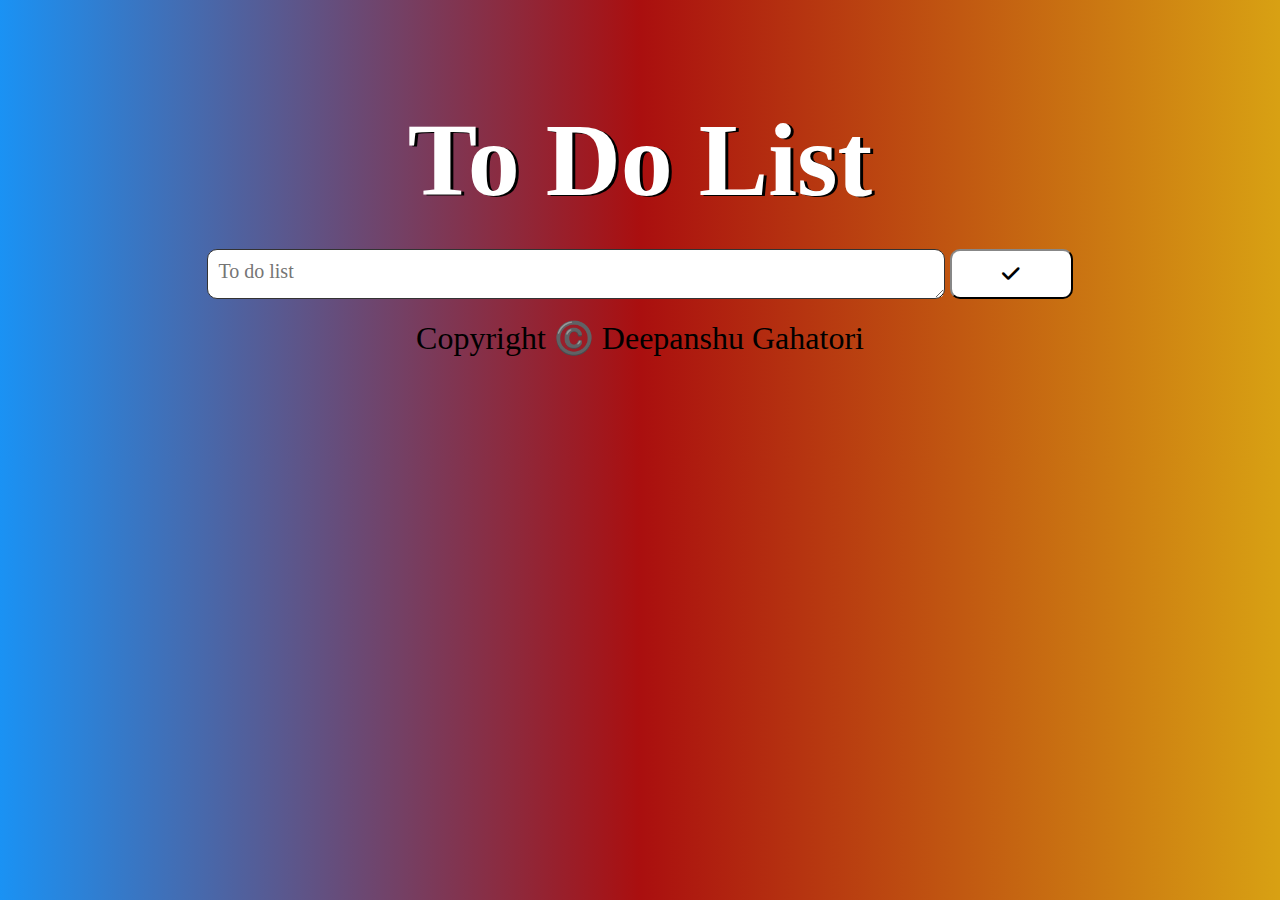
<file: TASK-2/index.html>
<!DOCTYPE html>
<html lang="en">

<head>
    <meta charset="UTF-8">
    <meta http-equiv="X-UA-Compatible" content="IE=edge">
    <meta name="viewport" content="width=device-width, initial-scale=1.0">

    <script src="script.js" defer></script>
    <link rel="stylesheet" href="style.css">
    <link rel="stylesheet" href="https://cdnjs.cloudflare.com/ajax/libs/font-awesome/6.0.0/css/all.min.css">
    <link rel="preconnect" href="https://fonts.googleapis.com">
    <link rel="preconnect" href="https://fonts.gstatic.com" crossorigin>
    <link href="https://fonts.googleapis.com/css2?family=Sacramento&display=swap" rel="stylesheet">
    <title>To Do List</title>
</head>

<body>
   
    <div class="container-title">
        <h1>To Do List</h1>
    </div>
    <div class="container">
        <div class="inputcol">
          
            <textarea name="text" class="textarea" placeholder="To do list"></textarea>
            <button type="button" class="buttoninput"><i class="fa-solid fa-check"></i></button>
        </div>
    </div>
    <div class="todolist">
        
    </div>
    <footer class="copyright-text">
        <p>Copyright ©️ Deepanshu Gahatori</p>
    </footer>
</body>

</html>
</file>
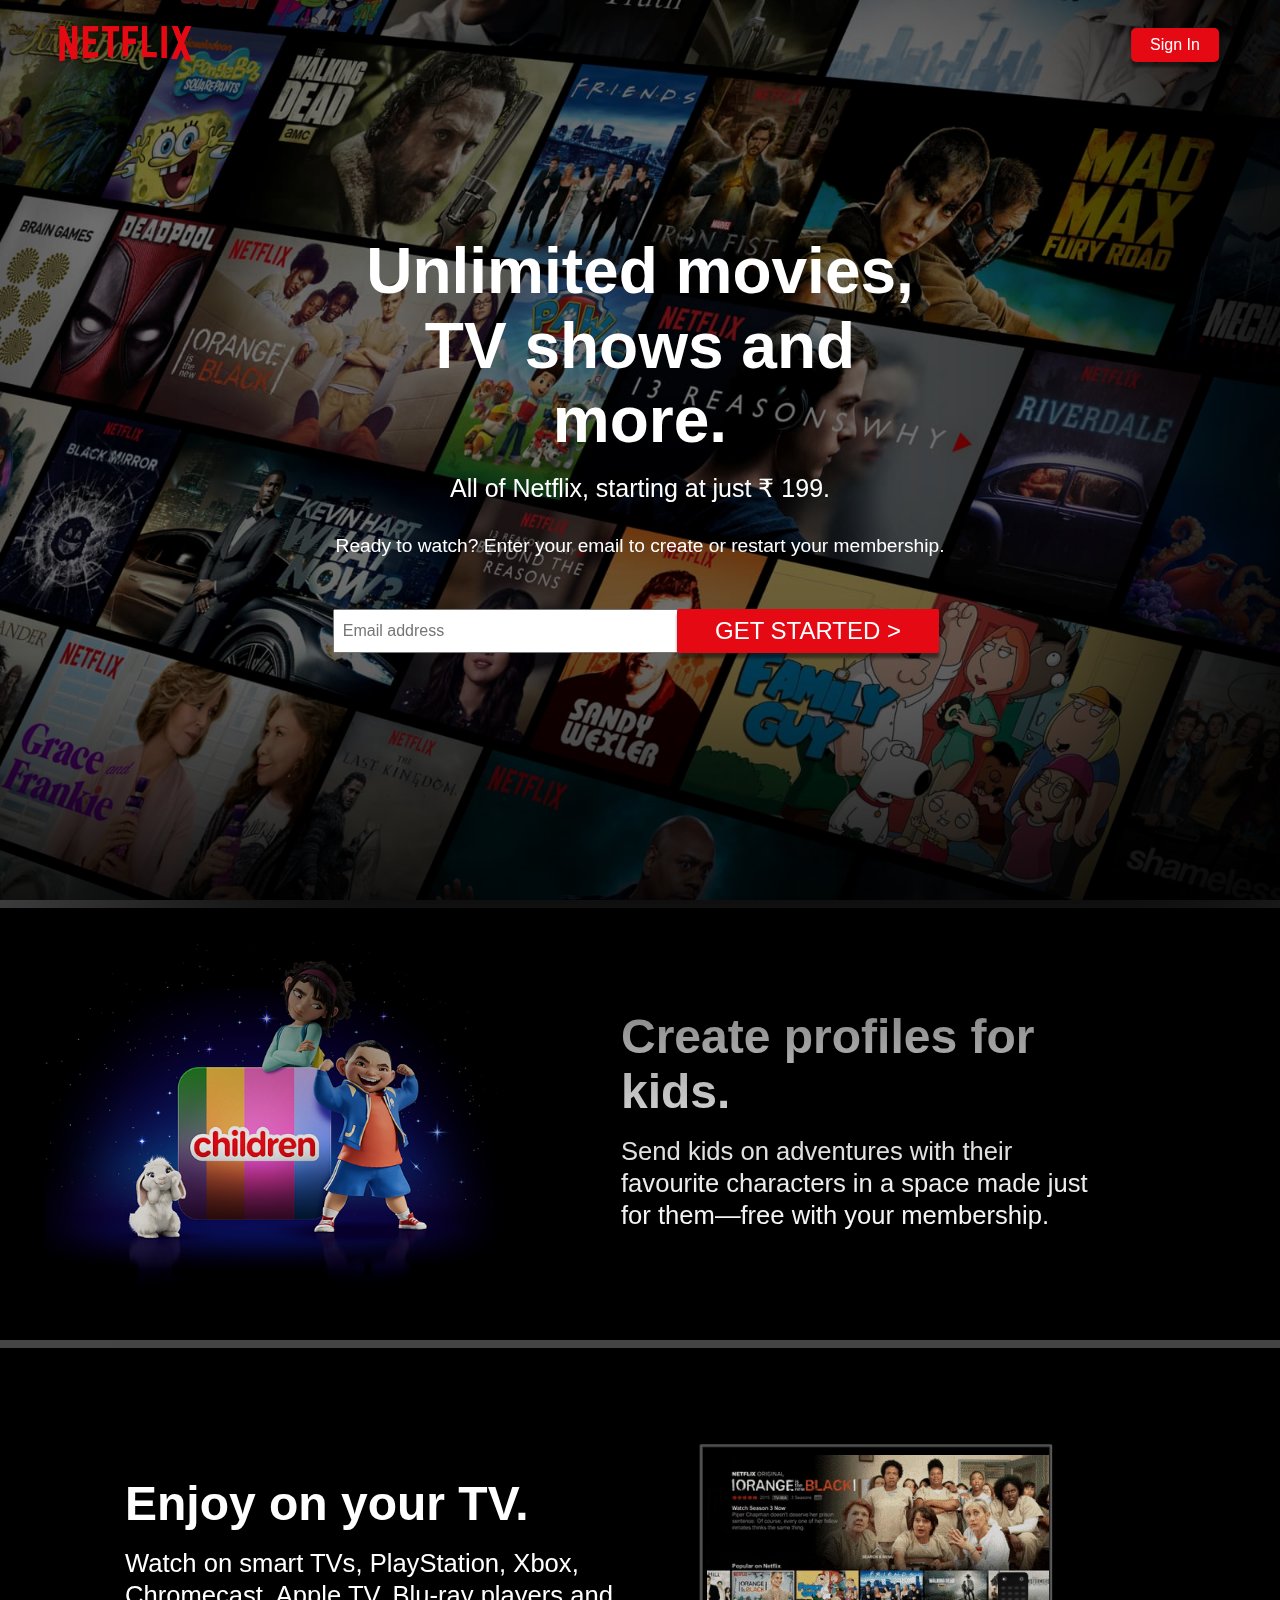
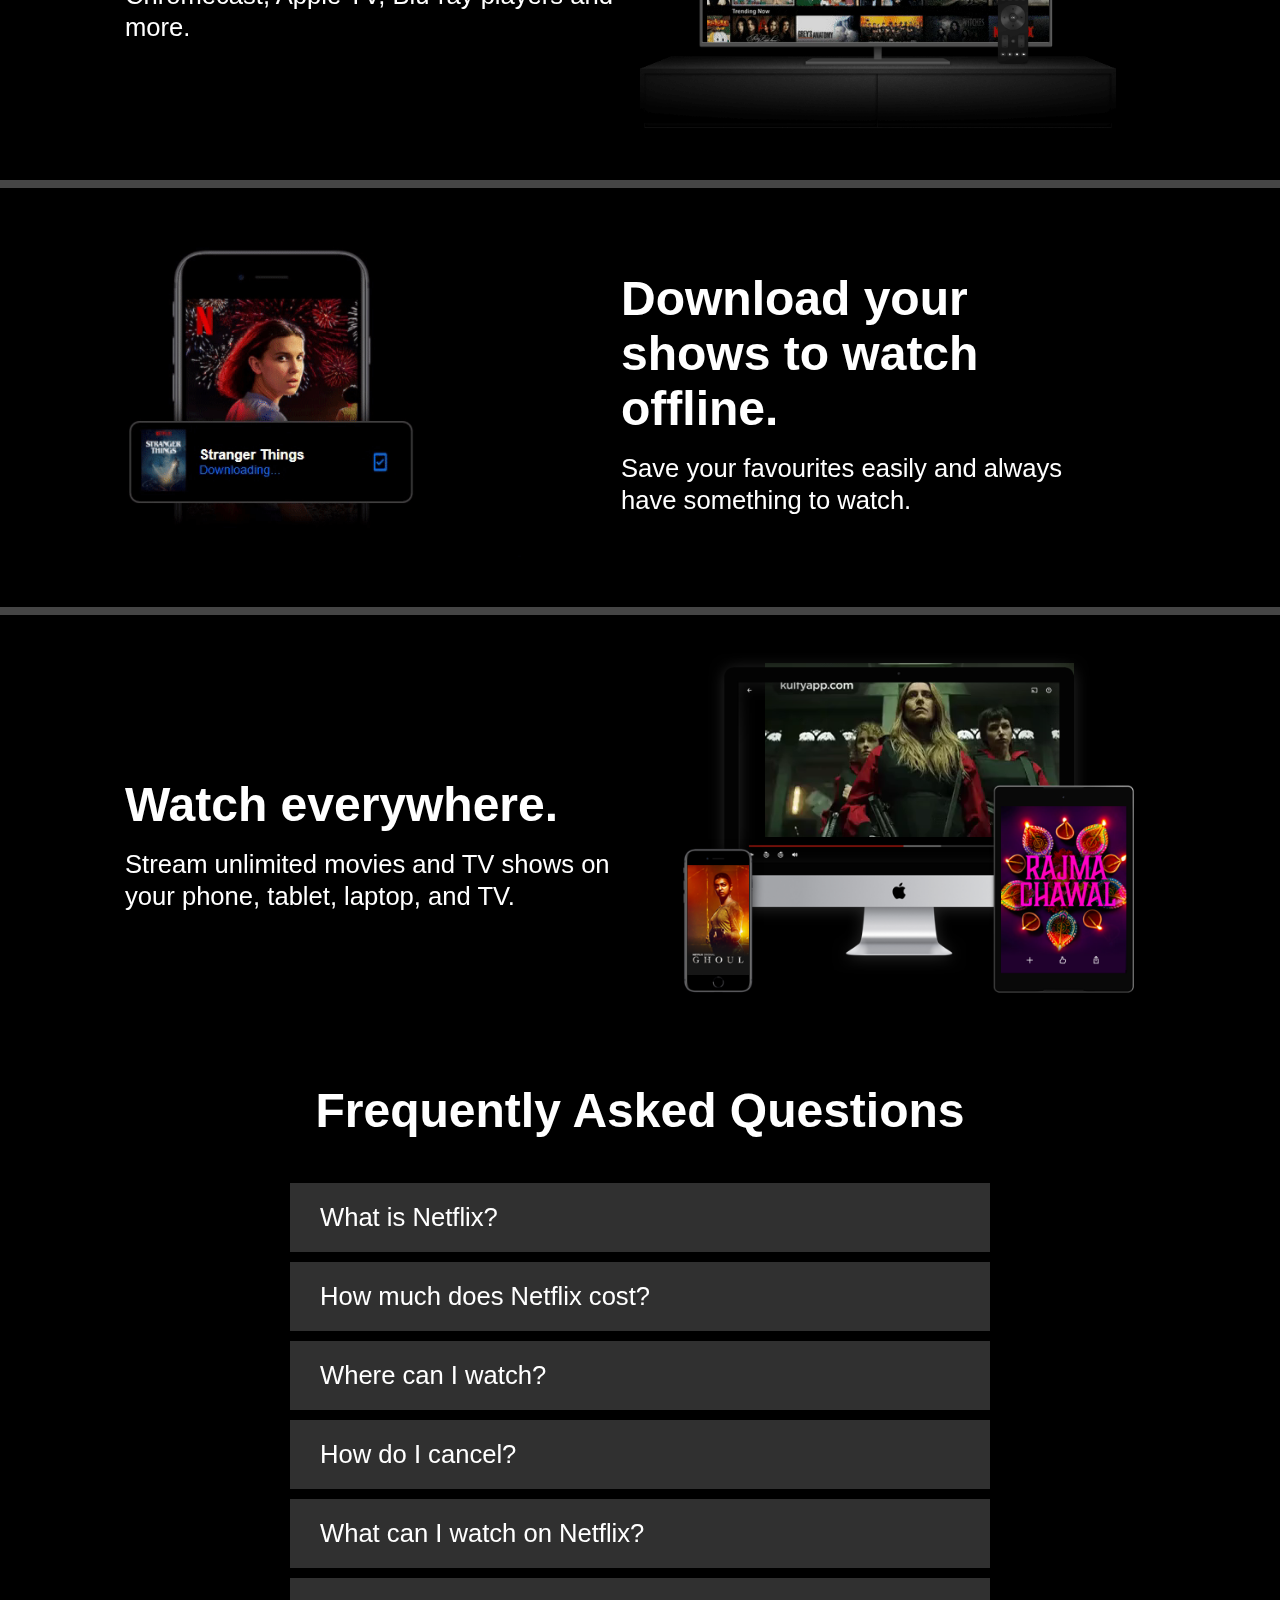
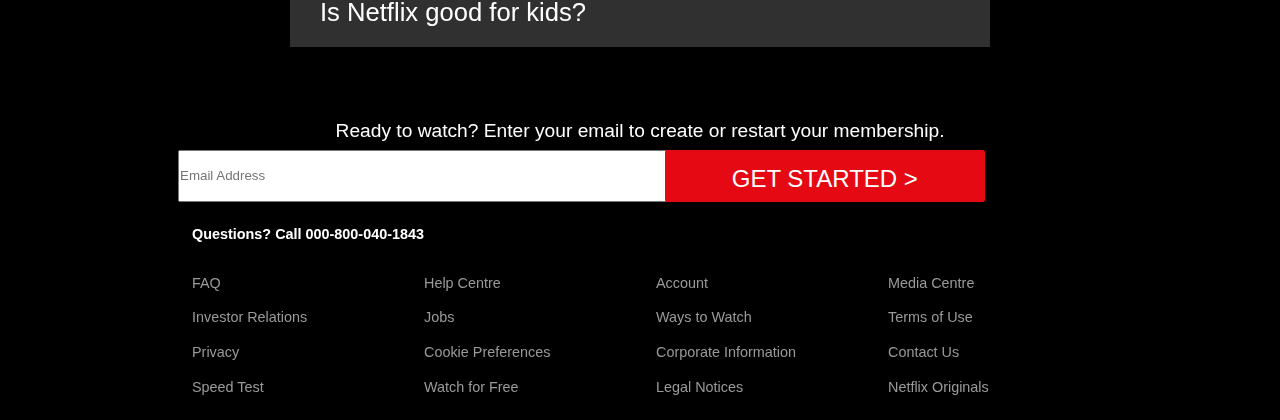
<file: TASK-3/index.html>
<!DOCTYPE html>
<html lang="en">
<head>
    <meta charset="UTF-8">
    <meta name="viewport" content="width=device-width, initial-scale=1.0">
    <link rel="stylesheet" href="style.css">
    <link rel="shortcut icon" href="netflix-logo-fevicon.png">
    <title>Netflix</title>
</head>
<body>
    <header class="showcase">
        <div class="showcase-top">
            <img src="netflix-logo-0.png" alt="Netflix Logo">
            <a href="#" class="btn btn-rounded">Sign In</a>
        </div>
        <div class="showcase-content">
            <h1>Unlimited movies, TV shows and more.</h1>
            <h3>All of Netflix, starting at just ₹ 199.</h3>
            <p>Ready to watch? Enter your email to create or restart your membership.</p>
            <input type="email" name="email" id="mail" placeholder="Email address">
            <a href="#" class="btn btn-lg">GET STARTED ></a>
        </div>
    </header>

    <section class="style-cards">
        <div class="card-0">
            <img src="mobile.png" alt="Netflix Mobile">
            <div class="desc-0">
                <h1>Create profiles for kids.</h1>
                <h3>Send kids on adventures with their favourite characters in a space made just for them—free with your membership.</h3>
            </div>
        </div>
        <div class="card-1">
            <div class="desc-1">
                <h1>Enjoy on your TV.</h1>
                <h3>Watch on smart TVs, PlayStation, Xbox, Chromecast, Apple TV, Blu-ray players and more.</h3>
            </div>
            <img src="tv.png" alt="Netflix TV">
            <video class="video-1" autoplay="" playsinline="" muted="" loop=""><source src="insideTV.mp4" type="video/mp4"></video>
        </div>
        <div class="card-2">
            <img src="download2.jpg" alt="Netflix Mobile">
            <div class="desc-2">
                <h1>Download your shows to watch offline.</h1>
                <h3>Save your favourites easily and always have something to watch.</h3>
            </div>
        </div>
        <div class="card-3">
            <div class="desc-3">
                <h1>Watch everywhere.</h1>
                <h3>Stream unlimited movies and TV shows on your phone, tablet, laptop, and TV.</h3>
            </div>
            <img src="watch_everywhere.png" alt="Device-Pile-In">
            <video class="video-2" autoplay="" playsinline="" muted="" loop=""><source src="insideWatch.mp4" type="video/mp4"></video>
        </div>
    </section>

    <section class="lastsec">
        <div class="faq">
            <h1>Frequently Asked Questions</h1>
            <ul class="questions">
                <li>What is Netflix?</li>
                <li>How much does Netflix cost?</li>
                <li>Where can I watch?</li>
                <li>How do I cancel?</li>
                <li>What can I watch on Netflix?</li>
                <li>Is Netflix good for kids?</li>
            </ul>
            <p>Ready to watch? Enter your email to create or restart your membership.</p>
            <div class="input">
                <input type="email" name="email" placeholder="Email Address">
                <a href="#" class="btn-rounded"><button>GET STARTED ></button></a>
            </div>
        </div>
    </section>


    <footer class="footer">
        <p>Questions? Call 000-800-040-1843</p>
        <div class="footer-cols">
            <ul>
                <li><a href="#">FAQ</a></li>
                <li><a href="#">Investor Relations</a></li>
                <li><a href="#">Privacy</a></li>
                <li><a href="#">Speed Test</a></li>
            </ul>
            <ul>
                <li><a href="#">Help Centre</a></li>
                <li><a href="#">Jobs</a></li>
                <li><a href="#">Cookie Preferences</a></li>
                <li><a href="#">Watch for Free</a></li>
            </ul>
            <ul>
                <li><a href="#">Account</a></li>
                <li><a href="#">Ways to Watch</a></li>
                <li><a href="#">Corporate Information</a></li>
                <li><a href="#">Legal Notices</a></li>
            </ul>
            <ul>
                <li><a href="#">Media Centre</a></li>
                <li><a href="#">Terms of Use</a></li>
                <li><a href="#">Contact Us</a></li>
                <li><a href="#">Netflix Originals</a></li>
            </ul>
        </div>
    </footer>
</body>
</html>
</file>
<file: TASK-2/style.css>
* {
    margin: 0;
    padding: 0;
    box-sizing: border-box;
    font-family: 'Times New Roman', Times, serif;
}

body {
    background-image: linear-gradient(to right, #1a92f4, #aa0f0f, #d8a113);
    margin: 100px 2%;
}

.container-title {
    font-size: 25px;
    text-align: center;
    margin: 0 0 30px 0;
    color: white;
    text-shadow: 3px 1px black;
}

.inputcol {
    display: grid;
    column-gap: 5px;
    grid-template-columns: 60% 10%;
    justify-content: center;
    margin-top: 10px;
}

.textarea {
    min-height: 50px;
    height: 50px;
    max-width: 100%;
    min-width: 100%;
    border-radius: 10px;
    border-color: #333;
    font-size: 20px;
    padding: 10px 10px;
    overflow: auto;
    overflow-x: hidden;
}

.textarea::-webkit-scrollbar-track {
    border-radius: 10px;
    background-color: #333;
}

.textarea::-webkit-scrollbar {
    width: 10px;
    cursor: pointer;
}

.textarea::-webkit-scrollbar-thumb {
    border-radius: 10px;
    background-color: #f7eff3;
    cursor: pointer;
}

.textarea:focus {
    outline: none;
}

.buttoninput {
    border-radius: 10px;
    border-color: #333;
    background-color: white;
    font-size: 20px;
}

.buttoninput:hover {
    background-color: #2d1ed2;
    color: white;
}

.todolist {
    margin-top: 20px;
}

.itemall {
    display: grid;
    grid-template-columns: 60% 5% 5%;
    justify-content: center;
    margin-bottom: 2px;
}

.item, .check-button, .trash-button {
    border: none;
    background-color: white;
    min-height: 50px;
    padding: 10px 10px;
}

.item {
    word-wrap: break-word;
    word-break: break-all;
    border-radius: 10px 0 0 10px;
    display: grid;
    align-content: center;
    font-size: 20px;
}

.check-button, .trash-button {
    font-size: 15px;
}

.trash-button {
    border-radius: 0 10px 10px 0;
}

.check-button:hover {
    background-color: #37b3cc;
    color: white;
}

.trash-button:hover {
    background-color: #6b73c1;
    color: rgb(11, 9, 9);
}

.checklist {
    text-decoration: line-through;
}

.fa-check, .fa-trash {
    pointer-events: none;
}

button, .check-button, .trash-button {
    cursor: pointer;
}

.copyright-text{
font-size: 2rem;
text-align: center; 
font-family: "montserrat";

}
h1{
    font-family: "Times New Roman";
    font-size:6.5rem;
    font-weight: bold;
}
</file>
<file: TASK-3/style.css>
:root{
    --primary-color: #e50914;
    --dark-color: #141414;
    --light-color: #f4f4f4;
}

*{
    margin: 0;
    padding: 0;
}

body{
    font-family: Arial, Helvetica, sans-serif;
    background: #000000;
    color: #999999;
}

ul{
    list-style: none;
}

h1,h2,h3,h4{
    color: #ffffff;
}

h3{
    font-weight: lighter;
}

a{
    color: #ffffff;
    text-decoration: none;
}

p{
    margin: 0.5rem 0;
    font-weight: bold;
    color: #ffffff;
}

img{
    width: 100%;
}

.showcase{
    width: 100%;
    height: 100vh;
    position: relative;
    background: url("Netflix-Background.jpg") no-repeat center center/cover;
}

.showcase::after{
    content: "";
    position: absolute;
    top: 0;
    left: 0;
    width: 100%;
    height: 100%;
    z-index: 1;
    background: rgba(0, 0, 0, 0.4);
    box-shadow: 120px 100px 250px #000000 , inset -120px -100px 250px #000000;
}

.showcase-top{
    position: relative;
    z-index: 2;
    height: 90px;
}

.showcase-top img{
    width: 140px;
    position: absolute;
    top: 50%;
    left: 0;
    transform: translate(40% , -50%);
}

.showcase-top a{
    position: absolute;
    top: 50%;
    right: 0;
    transform: translate(-60% , -50%);
}

.showcase-content{
    position: relative;
    margin: 0 26%;
    z-index: 2;
    display: flex;
    flex-direction: column;
    justify-content: center;
    text-align: center;
    align-items: center;
    margin-top: 9rem;
}

.showcase-content h1{
    font-weight: 700;
    font-size: 64px;
    margin: 0 30px;
    max-width: 800px;
    line-height: 74.5px;
}

.showcase-content h3{
    color: white;
    font-size: 25px;
    margin: 16px 0;
}

.showcase-content p{
    font-size: 19.2px;
    font-weight: 300;
    padding-top: 0.5rem;
    padding-bottom: 1rem;
}

.showcase-content input{
    position: absolute;
    left: 0;
    bottom: -8vh;
    width: 454px;
    height: 2.5rem;
    font-size: 1rem;
    padding-left: 0.5rem;
}

.btn{
    display: inline-block;
    background: var(--primary-color);
    color: white;
    padding: 0.5rem 1.2rem;
    font-size: 1rem;
    text-align: center;
    border: none;
    cursor: pointer;
    border-radius: 2px;
    margin-right: 0.5rem;
    outline: none;
    box-shadow: 0 5px 3px rgba(0, 0, 0, 0.45);
}

.btn:hover{
    opacity: 0.9;
}

.btn-rounded{
    border-radius: 5px;
}

.showcase-content .btn-lg{
    position: absolute;
    right: 0;
    bottom: -8vh;
    padding: 0.5rem 1.2rem;
    font-size: 1.5rem;
    text-transform: uppercase;
    height: 28px;
    width: 14rem;
}

.card-0 , 
.card-1,
.card-2,
.card-3{
    border-top: 8px rgb(69, 69, 69) solid;
    padding: 50px;
}

.card-0{
    position: relative;
    display: inline-grid;
    grid-template-columns: 40% 50%;
    text-align: left;
    align-items: center;
    padding: 25px 45px 50px;
}

.desc-0{
    padding-left: 100px;
}

.card-1{
    position: relative;
    display: inline-grid;
    grid-template-columns: 50% 40%;
    text-align: left;
    align-items: center;
    padding: 25px 45px 50px;
}

.desc-1{
    padding-left: 80px;
}

.style-cards h1{
    font-size: 3rem;
    padding: 1rem;
    padding-left: 0;
}

.style-cards h3{
    font-size: 1.6rem;
    line-height: 2rem;
}

.card-1 video{
    position: relative;
    width: 100%;
    height: 54%;
    grid-column: 2/2;
    grid-row: 1/2;
    z-index: -1;
}

.card-1 img{
    grid-column: 2/2;
    grid-row: 1/2;
}

.card-2{
    position: relative;
    display: inline-grid;
    grid-template-columns: 40% 50%;
    text-align: left;
    align-items: center;
    padding: 25px 45px 50px;
}

.desc-2{
    padding-left: 100px;
}

.card-3{
    position: relative;
    display: inline-grid;
    grid-template-columns: 50% 40%;
    text-align: left;
    align-items: center;
    padding: 25px 45px 50px;
}

.desc-3{
    padding-left: 80px;
    padding-right: 20px;
}

.card-3 img{
    width: 110%;
    grid-column: 2/2;
    grid-row: 1/2;
}

.card-3 video{
    position: relative;
    top: -87px;
    left: 125px;
    width: 65%;
    height: 78%;
    grid-column: 2/2;
    grid-row: 1/2;
    z-index: -1;
}

.faq{
    text-align: center;
}

.faq h1{
    padding-bottom: 40px;
    font-size: 3rem;
}

.questions{
    display: flex;
    flex-direction: column;
    flex-basis: 40%;
    align-items: center;
}

.questions li{
    padding: 20px 30px;
    margin: 5px;
    font-size: 1.6rem;
    background-color: #303030;
    color: white;
    text-align: left;
    width: 50%;
}

.faq p{
    padding-top: 60px;
    font-size: 1.2rem;
    font-weight: 200;
}

.input{
    display: inline-grid;
    align-items: center;
    grid-template-columns: 50% 40%;
}

.input input{
    width: 600px;
    height: 3rem;
}

.input button{
    height: 3.25rem;
    width: 320px;
    left: 20px;
    text-align: center;
    background-color: var(--primary-color);
    font-size: 1.5rem;
    padding: 15px 32px;
    border: none;
    border-radius: 2px;
    color: white;
}

.footer{
    max-width: 70%;
    margin: 1rem auto;
    overflow: auto;
}

.footer ,
.footer a{
    color: #999999;
    font-size: 0.9rem;
}

.footer p{
    margin-bottom: 1.5rem;
}

.footer .footer-cols{
    display: grid;
    grid-template-columns: repeat(4 , 1fr);
    grid-gap: 2rem;
}

.footer li{
    line-height: 2.4;
}
</file>
